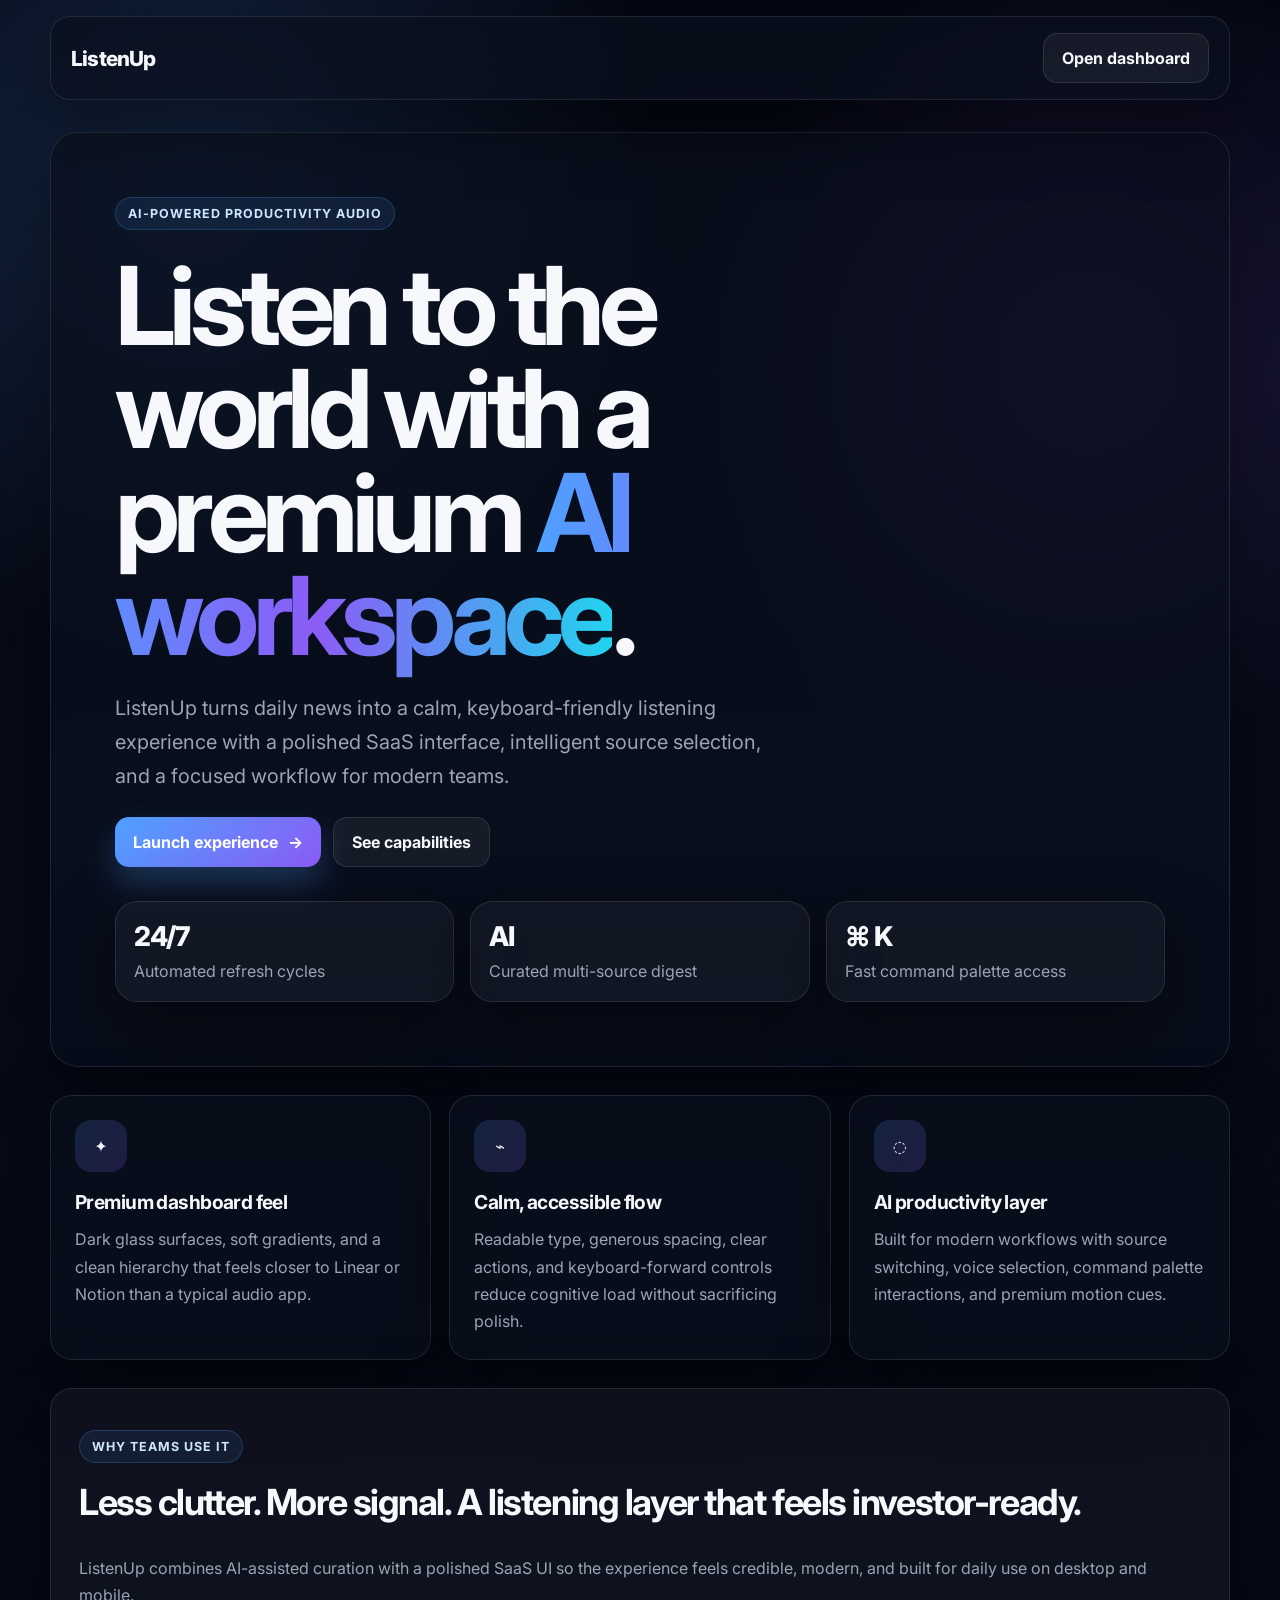
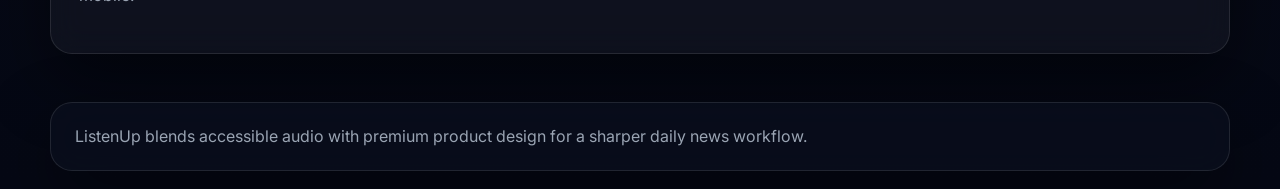
<file: index.html>
<!DOCTYPE html>
<html lang="en">
<head>
    <meta charset="UTF-8">
    <meta name="viewport" content="width=device-width, initial-scale=1.0">
    <title>ListenUp - Premium AI Listening Workspace</title>
    <link rel="stylesheet" href="landing.css">
    <link rel="preconnect" href="https://fonts.googleapis.com">
    <link rel="preconnect" href="https://fonts.gstatic.com" crossorigin>
    <link href="https://fonts.googleapis.com/css2?family=Inter:wght@400;500;600;700;800&display=swap" rel="stylesheet">
</head>
<body>
    <nav>
        <div class="logo">ListenUp</div>
        <a href="app.html" class="nav-cta">Open dashboard</a>
    </nav>

    <main>
        <header class="hero">
            <div class="hero-badge">AI-powered productivity audio</div>
            <h1 class="hero-title">Listen to the world with a premium <span class="text-gradient">AI workspace</span>.</h1>
            <p class="hero-subtitle">ListenUp turns daily news into a calm, keyboard-friendly listening experience with a polished SaaS interface, intelligent source selection, and a focused workflow for modern teams.</p>
            <div class="hero-actions">
                <a href="app.html" class="primary-btn">Launch experience <span class="arrow">→</span></a>
                <a href="#features" class="nav-cta">See capabilities</a>
            </div>

            <div class="hero-metrics" aria-label="Product highlights">
                <div class="metric-card">
                    <span>24/7</span>
                    <p>Automated refresh cycles</p>
                </div>
                <div class="metric-card">
                    <span>AI</span>
                    <p>Curated multi-source digest</p>
                </div>
                <div class="metric-card">
                    <span>⌘ K</span>
                    <p>Fast command palette access</p>
                </div>
            </div>
        </header>

        <section id="features" class="features">
            <article class="feature-card">
                <div class="feature-icon">✦</div>
                <h3>Premium dashboard feel</h3>
                <p>Dark glass surfaces, soft gradients, and a clean hierarchy that feels closer to Linear or Notion than a typical audio app.</p>
            </article>
            <article class="feature-card">
                <div class="feature-icon">⌁</div>
                <h3>Calm, accessible flow</h3>
                <p>Readable type, generous spacing, clear actions, and keyboard-forward controls reduce cognitive load without sacrificing polish.</p>
            </article>
            <article class="feature-card">
                <div class="feature-icon">◌</div>
                <h3>AI productivity layer</h3>
                <p>Built for modern workflows with source switching, voice selection, command palette interactions, and premium motion cues.</p>
            </article>
        </section>

        <section class="showcase-card">
            <div>
                <p class="section-label">Why teams use it</p>
                <h2>Less clutter. More signal. A listening layer that feels investor-ready.</h2>
            </div>
            <p>ListenUp combines AI-assisted curation with a polished SaaS UI so the experience feels credible, modern, and built for daily use on desktop and mobile.</p>
        </section>
    </main>

    <footer>
        <p>ListenUp blends accessible audio with premium product design for a sharper daily news workflow.</p>
    </footer>
</body>
</html>
</file>
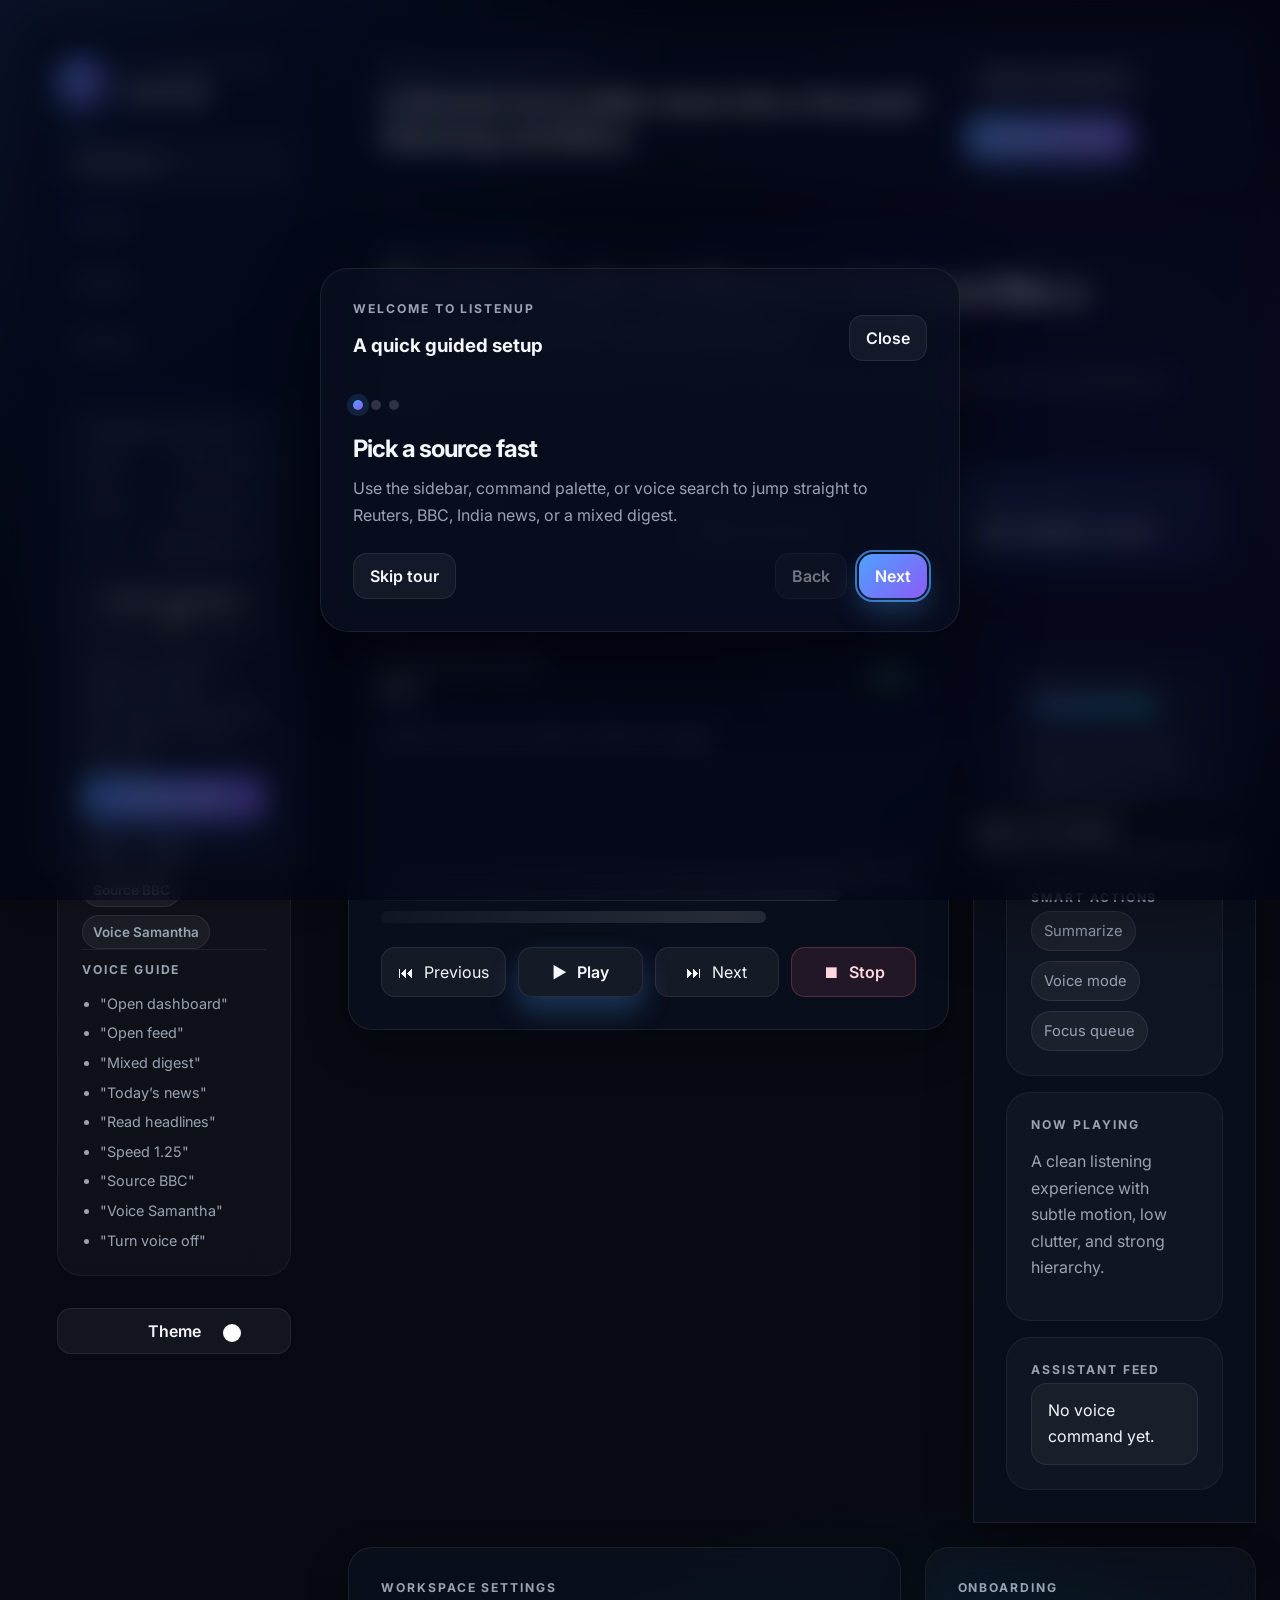
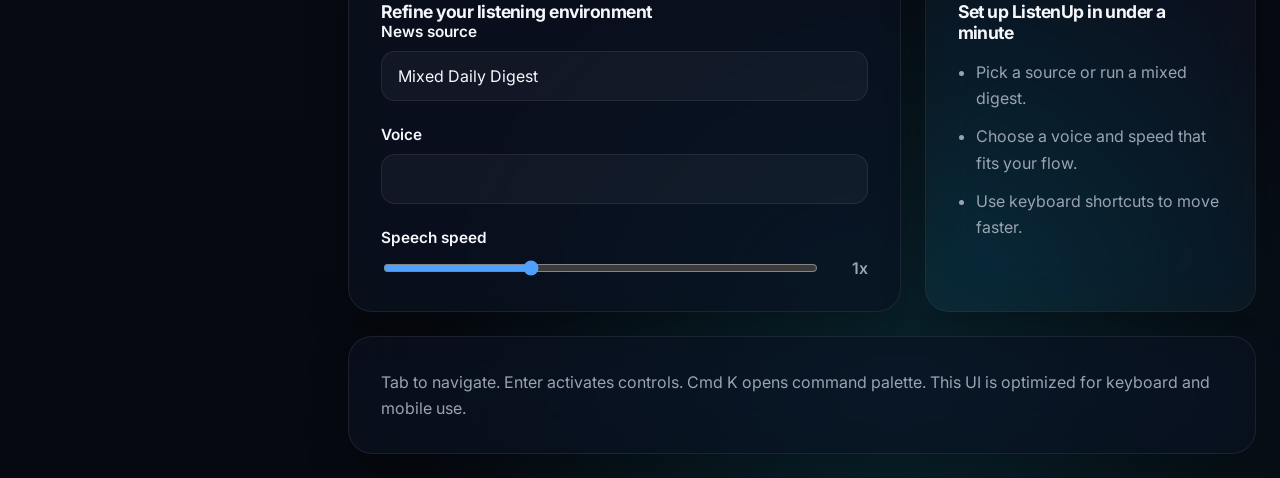
<file: app.html>
<!DOCTYPE html>
<html lang="en">
<head>
    <meta charset="UTF-8">
    <meta name="viewport" content="width=device-width, initial-scale=1.0">
    <title>ListenUp - Premium AI Audio Workspace</title>
    <link rel="stylesheet" href="style.css">
    <link rel="preconnect" href="https://fonts.googleapis.com">
    <link rel="preconnect" href="https://fonts.gstatic.com" crossorigin>
    <link href="https://fonts.googleapis.com/css2?family=Inter:wght@400;500;600;700;800&display=swap" rel="stylesheet">
</head>
<body>
    <div class="app-shell">
        <aside class="sidebar glass-panel" aria-label="Primary">
            <div class="brand-lockup">
                <div class="brand-mark">L</div>
                <div>
                    <p class="eyebrow">AI listening suite</p>
                    <h1>ListenUp</h1>
                </div>
            </div>

            <nav class="sidebar-nav" aria-label="Sections">
                <a href="#dashboard" class="nav-item is-active">Dashboard</a>
                <a href="#player" class="nav-item">AI Feed</a>
                <a href="#insights" class="nav-item">Insights</a>
                <a href="#settings" class="nav-item">Settings</a>
            </nav>

            <div class="sidebar-card">
                <p class="eyebrow">Command shortcuts</p>
                <div class="shortcut-row"><span>Space</span><span>Play / pause</span></div>
                <div class="shortcut-row"><span>Cmd K</span><span>Quick search</span></div>
                <div class="shortcut-row"><span>← / →</span><span>Navigate stories</span></div>
                <div class="voice-control-panel">
                    <button id="voice-command-toggle" class="ghost-btn voice-toggle" type="button">Voice commands off</button>
                    <p id="voice-command-status" class="voice-status">Enable microphone support to speak commands like play, next, source BBC, or voice Samantha.</p>
                </div>
                <div class="voice-quick-actions">
                    <button id="voice-talk-button" class="primary-btn voice-talk-button" type="button">Press to talk</button>
                    <div class="voice-chip-row" aria-label="Voice command examples">
                        <span class="voice-chip">Play</span>
                        <span class="voice-chip">Next</span>
                        <span class="voice-chip">Source BBC</span>
                        <span class="voice-chip">Voice Samantha</span>
                    </div>
                </div>
                <div class="voice-guide-card">
                    <p class="eyebrow">Voice guide</p>
                    <ul class="voice-guide-list" aria-label="Common voice commands">
                        <li>"Open dashboard"</li>
                        <li>"Open feed"</li>
                        <li>"Mixed digest"</li>
                        <li>"Today’s news"</li>
                        <li>"Read headlines"</li>
                        <li>"Speed 1.25"</li>
                        <li>"Source BBC"</li>
                        <li>"Voice Samantha"</li>
                        <li>"Turn voice off"</li>
                    </ul>
                </div>
            </div>

            <button id="theme-toggle" class="ghost-btn sidebar-toggle" type="button" aria-label="Toggle light mode">
                <span>Theme</span>
                <span class="toggle-pill" aria-hidden="true"></span>
            </button>
        </aside>

        <div class="workspace">
            <header class="topbar glass-panel" role="banner">
                <div class="topbar-copy">
                    <p class="eyebrow">Premium AI productivity</p>
                    <h2>ListenUp turns daily news into a focused listening workflow.</h2>
                </div>
                <div class="topbar-actions">
                    <button id="search-trigger" class="ghost-btn" type="button">Search everywhere</button>
                    <button id="command-trigger" class="primary-btn" type="button">Command palette</button>
                </div>
            </header>

            <main id="dashboard" class="dashboard-grid" role="main">
                <section class="hero-panel glass-panel">
                    <div class="hero-copy">
                        <p class="eyebrow">Today at a glance</p>
                        <h3>Premium audio intelligence, designed like a modern SaaS workspace.</h3>
                        <p class="hero-description">Move through mixed daily digests, fine-tune the voice, and keep the experience calm, clear, and keyboard-friendly.</p>
                    </div>

                    <div class="stats-grid" aria-label="Key metrics">
                        <article class="stat-card">
                            <span class="stat-label">Queue depth</span>
                            <strong id="article-progress">Article 0 of 0</strong>
                        </article>
                        <article class="stat-card">
                            <span class="stat-label">Playback</span>
                            <strong id="status-text" aria-live="assertive">Status: Paused</strong>
                        </article>
                        <article class="stat-card accent-card">
                            <span class="stat-label">Refresh cycle</span>
                            <strong id="timer-text" aria-live="polite" aria-atomic="true">Next update in 05:00</strong>
                        </article>
                    </div>
                </section>

                <section id="player" class="player-grid">
                    <article class="glass-panel media-panel">
                        <div class="panel-header">
                            <div>
                                <p class="eyebrow">AI assistant panel</p>
                                <h3 id="article-title" aria-live="polite">Ready to Read</h3>
                            </div>
                            <div class="live-badge">Live</div>
                        </div>
                        <p id="article-content" class="article-body" aria-live="polite">Press play to start your daily digest in a premium, distraction-free interface.</p>
                        <div class="article-skeleton" aria-hidden="true">
                            <span></span>
                            <span></span>
                            <span></span>
                        </div>
                        <div class="media-controls controls-panel" aria-label="Playback controls">
                            <button id="btn-prev" class="control-btn" aria-label="Previous Article" type="button">⏮ <span>Previous</span></button>
                            <button id="btn-play-pause" class="primary-btn control-btn" aria-label="Play News" type="button"><span class="icon" aria-hidden="true" id="play-pause-icon">▶</span> <span id="play-pause-text">Play</span></button>
                            <button id="btn-next" class="control-btn" aria-label="Next Article" type="button">⏭ <span>Next</span></button>
                            <button id="btn-stop" class="danger-btn control-btn" aria-label="Stop Reading" type="button">⏹ <span>Stop</span></button>
                        </div>
                    </article>

                    <aside class="glass-panel insight-stack" id="insights" aria-label="Insights and controls">
                        <section class="mini-card">
                            <p class="eyebrow">Signal quality</p>
                            <div class="meter"><span style="width: 76%"></span></div>
                            <p class="helper-text">High-clarity articles selected from mixed global sources.</p>
                        </section>
                        <section class="mini-card">
                            <p class="eyebrow">Smart actions</p>
                            <div class="tag-row">
                                <span class="tag">Summarize</span>
                                <span class="tag">Voice mode</span>
                                <span class="tag">Focus queue</span>
                            </div>
                        </section>
                        <section class="mini-card">
                            <p class="eyebrow">Now playing</p>
                            <p class="helper-text">A clean listening experience with subtle motion, low clutter, and strong hierarchy.</p>
                        </section>
                        <section class="mini-card assistant-feed">
                            <p class="eyebrow">Assistant feed</p>
                            <div id="voice-transcript" class="voice-transcript" aria-live="polite">No voice command yet.</div>
                            <ul id="voice-command-log" class="voice-command-log" aria-label="Recent voice commands"></ul>
                        </section>
                    </aside>
                </section>

                <section id="settings" class="settings-layout">
                    <article class="glass-panel settings-panel">
                        <div class="panel-header">
                            <div>
                                <p class="eyebrow">Workspace settings</p>
                                <h3>Refine your listening environment</h3>
                            </div>
                        </div>
                        <div class="setting-grid">
                            <div class="setting-group">
                                <label for="source-select">News source</label>
                                <select id="source-select"></select>
                            </div>
                            <div class="setting-group">
                                <label for="voice-select">Voice</label>
                                <select id="voice-select"></select>
                            </div>
                            <div class="setting-group range-group">
                                <label for="rate-range">Speech speed</label>
                                <div class="range-line">
                                    <input type="range" id="rate-range" min="0.5" max="2" value="1" step="0.1" aria-label="Speech Speed">
                                    <span id="rate-value" aria-hidden="true">1x</span>
                                </div>
                            </div>
                        </div>
                    </article>

                    <article class="glass-panel onboarding-card">
                        <p class="eyebrow">Onboarding</p>
                        <h3>Set up ListenUp in under a minute</h3>
                        <ul class="checklist">
                            <li>Pick a source or run a mixed digest.</li>
                            <li>Choose a voice and speed that fits your flow.</li>
                            <li>Use keyboard shortcuts to move faster.</li>
                        </ul>
                    </article>
                </section>
            </main>

            <footer class="footer-bar glass-panel" role="contentinfo">
                <p>Tab to navigate. Enter activates controls. Cmd K opens command palette. This UI is optimized for keyboard and mobile use.</p>
            </footer>
        </div>
    </div>

    <div class="command-palette" id="command-palette" hidden aria-hidden="true" role="dialog" aria-modal="true" aria-labelledby="command-title">
        <div class="command-surface glass-panel">
            <div class="command-header">
                <div>
                    <p class="eyebrow">Quick actions</p>
                    <h3 id="command-title">Command palette</h3>
                </div>
                <button id="command-close" class="ghost-btn" type="button">Close</button>
            </div>
            <label class="sr-only" for="command-input">Search commands</label>
            <input id="command-input" type="text" placeholder="Search news, voices, or actions" autocomplete="off">
            <div class="command-results">
                <button class="command-item" type="button" data-command="play">Play or pause</button>
                <button class="command-item" type="button" data-command="mixed">Load mixed digest</button>
                <button class="command-item" type="button" data-command="source">Focus source picker</button>
                <button class="command-item" type="button" data-command="voice">Focus voice picker</button>
            </div>
        </div>
    </div>

    <div class="onboarding-overlay" id="onboarding-overlay" hidden aria-hidden="true">
        <div class="onboarding-modal glass-panel" role="dialog" aria-modal="true" aria-labelledby="onboarding-title">
            <div class="onboarding-header">
                <div>
                    <p class="eyebrow">Welcome to ListenUp</p>
                    <h3 id="onboarding-title">A quick guided setup</h3>
                </div>
                <button id="onboarding-close" class="ghost-btn" type="button" aria-label="Close onboarding">Close</button>
            </div>

            <div class="onboarding-progress" aria-label="Onboarding steps">
                <span class="onboarding-progress-dot is-active"></span>
                <span class="onboarding-progress-dot"></span>
                <span class="onboarding-progress-dot"></span>
            </div>

            <div class="onboarding-body">
                <h4 id="onboarding-step-title">Pick a source fast</h4>
                <p id="onboarding-step-body">Use the sidebar, command palette, or voice search to jump straight to Reuters, BBC, India news, or a mixed digest.</p>
            </div>

            <div class="onboarding-actions">
                <button id="onboarding-skip" class="ghost-btn" type="button">Skip tour</button>
                <div class="onboarding-nav-actions">
                    <button id="onboarding-back" class="ghost-btn" type="button">Back</button>
                    <button id="onboarding-next" class="primary-btn" type="button">Next</button>
                </div>
            </div>
        </div>
    </div>

    <div class="toast-stack" id="toast-stack" aria-live="polite" aria-atomic="true"></div>

    <script src="app.js"></script>
</body>
</html>
</file>
<file: landing.css>
:root {
    --bg: #050814;
    --panel: rgba(10, 16, 30, 0.72);
    --panel-soft: rgba(255, 255, 255, 0.04);
    --border: rgba(255, 255, 255, 0.1);
    --text: #f6f8fc;
    --muted: #9aa4b3;
    --accent: #4ea1ff;
    --accent-2: #8b5cf6;
    --accent-3: #22d3ee;
    --shadow: 0 26px 70px rgba(0, 0, 0, 0.45);
}

* {
    box-sizing: border-box;
}

body {
    margin: 0;
    min-height: 100vh;
    font-family: 'Inter', system-ui, sans-serif;
    color: var(--text);
    background:
        radial-gradient(circle at 15% 10%, rgba(78, 161, 255, 0.2), transparent 24%),
        radial-gradient(circle at 85% 20%, rgba(139, 92, 246, 0.18), transparent 22%),
        linear-gradient(180deg, #050814 0%, #070b18 45%, #050814 100%);
}

a {
    color: inherit;
    text-decoration: none;
}

nav,
main,
footer {
    width: min(1180px, calc(100% - 32px));
    margin-inline: auto;
}

nav {
    position: sticky;
    top: 16px;
    display: flex;
    justify-content: space-between;
    align-items: center;
    gap: 16px;
    padding: 16px 20px;
    margin-top: 16px;
    background: rgba(10, 16, 30, 0.72);
    border: 1px solid var(--border);
    border-radius: 20px;
    backdrop-filter: blur(18px);
    box-shadow: var(--shadow);
    z-index: 10;
}

.logo {
    font-weight: 800;
    font-size: 1.3rem;
    letter-spacing: -0.04em;
}

.nav-cta,
.primary-btn {
    display: inline-flex;
    align-items: center;
    gap: 10px;
    padding: 14px 18px;
    border-radius: 14px;
    font-weight: 700;
    transition: transform 180ms ease, box-shadow 180ms ease, background-color 180ms ease;
}

.nav-cta {
    background: rgba(255, 255, 255, 0.06);
    border: 1px solid var(--border);
}

.nav-cta:hover,
.primary-btn:hover,
.feature-card:hover {
    transform: translateY(-2px);
}

main {
    display: grid;
    gap: 28px;
    padding: 32px 0 48px;
}

.hero,
.feature-card,
footer {
    background: var(--panel);
    border: 1px solid var(--border);
    backdrop-filter: blur(18px);
    box-shadow: var(--shadow);
}

.hero {
    border-radius: 28px;
    padding: clamp(28px, 5vw, 64px);
    display: grid;
    gap: 24px;
}

.hero-badge,
.section-label {
    display: inline-flex;
    align-items: center;
    width: fit-content;
    padding: 8px 12px;
    border-radius: 999px;
    border: 1px solid rgba(78, 161, 255, 0.22);
    background: rgba(78, 161, 255, 0.1);
    color: #cfe6ff;
    font-size: 0.78rem;
    font-weight: 700;
    letter-spacing: 0.08em;
    text-transform: uppercase;
}

.hero-title {
    margin: 0;
    font-size: clamp(3rem, 10vw, 6.8rem);
    line-height: 0.95;
    letter-spacing: -0.06em;
    max-width: 11ch;
}

.text-gradient {
    background: linear-gradient(90deg, var(--accent), var(--accent-2), var(--accent-3));
    -webkit-background-clip: text;
    background-clip: text;
    color: transparent;
}

.hero-subtitle {
    margin: 0;
    max-width: 680px;
    color: var(--muted);
    font-size: clamp(1.05rem, 2vw, 1.25rem);
    line-height: 1.7;
}

.hero-actions {
    display: flex;
    flex-wrap: wrap;
    gap: 12px;
}

.hero-metrics {
    display: grid;
    grid-template-columns: repeat(3, minmax(0, 1fr));
    gap: 16px;
    margin-top: 10px;
}

.metric-card,
.showcase-card {
    border: 1px solid var(--border);
    background: rgba(255, 255, 255, 0.04);
    backdrop-filter: blur(16px);
    border-radius: 22px;
    box-shadow: var(--shadow);
}

.metric-card {
    padding: 18px;
}

.metric-card span {
    display: block;
    font-size: 1.7rem;
    font-weight: 800;
    letter-spacing: -0.05em;
}

.metric-card p {
    margin: 6px 0 0;
    color: var(--muted);
    line-height: 1.5;
}

.primary-btn {
    color: white;
    background: linear-gradient(135deg, var(--accent), var(--accent-2));
    box-shadow: 0 16px 34px rgba(78, 161, 255, 0.28);
}

.arrow {
    transition: transform 180ms ease;
}

.primary-btn:hover .arrow {
    transform: translateX(4px);
}

.features {
    display: grid;
    grid-template-columns: repeat(3, minmax(0, 1fr));
    gap: 18px;
}

.feature-card {
    border-radius: 22px;
    padding: 24px;
    transition: transform 180ms ease, border-color 180ms ease, background-color 180ms ease;
}

.feature-card:hover {
    border-color: rgba(78, 161, 255, 0.24);
    background: rgba(255, 255, 255, 0.06);
}

.feature-icon {
    width: 52px;
    height: 52px;
    display: grid;
    place-items: center;
    border-radius: 16px;
    background: linear-gradient(135deg, rgba(78, 161, 255, 0.16), rgba(139, 92, 246, 0.18));
    margin-bottom: 18px;
}

.feature-card h3 {
    margin: 0 0 12px;
    font-size: 1.2rem;
    letter-spacing: -0.03em;
}

.feature-card p,
footer p {
    margin: 0;
    color: var(--muted);
    line-height: 1.7;
}

.showcase-card {
    padding: 28px;
    display: grid;
    gap: 16px;
}

.showcase-card h2 {
    margin: 8px 0 0;
    font-size: clamp(1.5rem, 3vw, 2.25rem);
    line-height: 1.1;
    letter-spacing: -0.04em;
}

.showcase-card > p {
    color: var(--muted);
    line-height: 1.7;
}

footer {
    border-radius: 22px;
    padding: 20px 24px;
    margin-bottom: 18px;
}

@media (max-width: 900px) {
    .features {
        grid-template-columns: 1fr;
    }

    .hero-metrics {
        grid-template-columns: 1fr;
    }
}

@media (max-width: 640px) {
    nav {
        position: static;
        width: min(1180px, calc(100% - 24px));
        margin-top: 12px;
        flex-direction: column;
        align-items: stretch;
    }

    .nav-cta,
    .primary-btn {
        justify-content: center;
        width: 100%;
    }

    .hero {
        padding: 24px;
        border-radius: 22px;
    }
}
</file>
<file: style.css>
:root {
    --bg: #070a12;
    --bg-soft: #0b1020;
    --panel: rgba(12, 17, 31, 0.72);
    --panel-strong: rgba(10, 14, 24, 0.92);
    --border: rgba(255, 255, 255, 0.08);
    --border-strong: rgba(255, 255, 255, 0.16);
    --text: #f5f7fb;
    --muted: #9aa3b2;
    --muted-2: #6d7788;
    --accent: #4ea1ff;
    --accent-2: #8b5cf6;
    --accent-3: #22d3ee;
    --success: #34d399;
    --danger: #fb7185;
    --shadow-lg: 0 28px 80px rgba(0, 0, 0, 0.45);
    --shadow-md: 0 18px 42px rgba(0, 0, 0, 0.28);
    --radius-xl: 24px;
    --radius-lg: 20px;
    --radius-md: 16px;
    --radius-sm: 12px;
    --space-1: 8px;
    --space-2: 16px;
    --space-3: 24px;
    --space-4: 32px;
    --space-5: 40px;
    --space-6: 48px;
    --shell-width: 1400px;
}

* {
    box-sizing: border-box;
}

html {
    scroll-behavior: smooth;
}

body {
    margin: 0;
    min-height: 100vh;
    color: var(--text);
    font-family: 'Inter', system-ui, sans-serif;
    background:
        radial-gradient(circle at top left, rgba(78, 161, 255, 0.22), transparent 28%),
        radial-gradient(circle at 85% 20%, rgba(139, 92, 246, 0.18), transparent 24%),
        radial-gradient(circle at 70% 95%, rgba(34, 211, 238, 0.14), transparent 22%),
        linear-gradient(180deg, #05070d 0%, #070a12 44%, #060910 100%);
    overflow-x: hidden;
}

body.light-mode {
    --bg: #f4f7fb;
    --bg-soft: #edf2f7;
    --panel: rgba(255, 255, 255, 0.74);
    --panel-strong: rgba(255, 255, 255, 0.92);
    --border: rgba(15, 23, 42, 0.08);
    --border-strong: rgba(15, 23, 42, 0.16);
    --text: #0f172a;
    --muted: #475569;
    --muted-2: #64748b;
    background:
        radial-gradient(circle at top left, rgba(78, 161, 255, 0.16), transparent 30%),
        radial-gradient(circle at 85% 20%, rgba(139, 92, 246, 0.12), transparent 26%),
        linear-gradient(180deg, #f8fbff 0%, #eef3f8 100%);
}

body.light-mode .glass-panel {
    box-shadow: 0 18px 42px rgba(15, 23, 42, 0.08);
}

a {
    color: inherit;
    text-decoration: none;
}

button,
input,
select {
    font: inherit;
}

.sr-only {
    position: absolute;
    width: 1px;
    height: 1px;
    padding: 0;
    margin: -1px;
    overflow: hidden;
    clip: rect(0, 0, 0, 0);
    white-space: nowrap;
    border: 0;
}

.app-shell {
    display: grid;
    grid-template-columns: 300px minmax(0, 1fr);
    gap: var(--space-3);
    max-width: var(--shell-width);
    margin: 0 auto;
    padding: var(--space-3);
}

.workspace {
    display: grid;
    gap: var(--space-3);
}

.glass-panel {
    background: var(--panel);
    border: 1px solid var(--border);
    backdrop-filter: blur(24px) saturate(180%);
    -webkit-backdrop-filter: blur(24px) saturate(180%);
    box-shadow: var(--shadow-md);
}

.sidebar {
    position: sticky;
    top: var(--space-3);
    height: calc(100vh - var(--space-3) * 2);
    padding: var(--space-4);
    border-radius: var(--radius-xl);
    display: flex;
    flex-direction: column;
    gap: var(--space-4);
}

.brand-lockup {
    display: flex;
    align-items: center;
    gap: var(--space-2);
}

.brand-mark {
    width: 48px;
    height: 48px;
    display: grid;
    place-items: center;
    border-radius: 16px;
    background: linear-gradient(135deg, rgba(78, 161, 255, 0.9), rgba(139, 92, 246, 0.9));
    font-weight: 800;
    box-shadow: 0 16px 30px rgba(78, 161, 255, 0.28);
}

.eyebrow {
    margin: 0 0 6px;
    color: var(--muted);
    font-size: 0.76rem;
    font-weight: 700;
    text-transform: uppercase;
    letter-spacing: 0.16em;
}

.sidebar h1,
.topbar h2,
.hero-panel h3,
.settings-panel h3,
.onboarding-card h3,
.media-panel h3,
.command-surface h3 {
    margin: 0;
    letter-spacing: -0.03em;
}

.sidebar h1 {
    font-size: 1.35rem;
}

.sidebar-nav {
    display: grid;
    gap: 10px;
}

.nav-item {
    padding: 14px 16px;
    border-radius: 14px;
    color: var(--muted);
    border: 1px solid transparent;
    transition: transform 180ms ease, background-color 180ms ease, color 180ms ease, border-color 180ms ease;
}

.nav-item:hover,
.nav-item:focus-visible,
.nav-item.is-active {
    color: var(--text);
    background: rgba(255, 255, 255, 0.06);
    border-color: var(--border);
    transform: translateX(4px);
    outline: none;
}

.sidebar-card,
.mini-card,
.stat-card,
.settings-panel,
.onboarding-card,
.media-panel,
.topbar,
.footer-bar {
    border-radius: var(--radius-xl);
}

.sidebar-card,
.mini-card,
.onboarding-card {
    padding: var(--space-3);
    background: rgba(255, 255, 255, 0.03);
    border: 1px solid rgba(255, 255, 255, 0.05);
}

.shortcut-row {
    display: flex;
    justify-content: space-between;
    gap: var(--space-2);
    color: var(--muted);
    font-size: 0.94rem;
    padding: 10px 0;
    border-bottom: 1px solid rgba(255, 255, 255, 0.05);
}

.shortcut-row:last-child {
    border-bottom: 0;
}

.voice-control-panel {
    display: grid;
    gap: 10px;
    padding-top: 12px;
}

.voice-toggle.is-active {
    background: linear-gradient(135deg, rgba(78, 161, 255, 0.18), rgba(139, 92, 246, 0.16));
    border-color: rgba(78, 161, 255, 0.28);
    color: var(--text);
}

.voice-status {
    margin: 0;
    color: var(--muted);
    font-size: 0.92rem;
    line-height: 1.6;
}

.voice-quick-actions {
    display: grid;
    gap: 12px;
    margin-top: 4px;
}

.voice-talk-button {
    width: 100%;
    justify-content: center;
    background: linear-gradient(135deg, rgba(78, 161, 255, 0.96), rgba(139, 92, 246, 0.96));
    box-shadow: 0 16px 34px rgba(78, 161, 255, 0.26);
}

.voice-talk-button.is-recording {
    background: linear-gradient(135deg, rgba(251, 113, 133, 0.98), rgba(239, 68, 68, 0.98));
    box-shadow: 0 16px 34px rgba(251, 113, 133, 0.26);
}

.voice-chip-row {
    display: flex;
    flex-wrap: wrap;
    gap: 8px;
}

.voice-guide-card {
    display: grid;
    gap: 10px;
    padding-top: 12px;
    border-top: 1px solid rgba(255, 255, 255, 0.06);
}

.voice-guide-list {
    margin: 0;
    padding-left: 18px;
    display: grid;
    gap: 8px;
    color: var(--muted);
    font-size: 0.9rem;
    line-height: 1.5;
}

.voice-guide-card {
    display: grid;
    gap: 10px;
    padding-top: 12px;
    border-top: 1px solid rgba(255, 255, 255, 0.06);
}

.voice-guide-list {
    margin: 0;
    padding-left: 18px;
    display: grid;
    gap: 8px;
    color: var(--muted);
    font-size: 0.9rem;
    line-height: 1.5;
}

.voice-chip {
    padding: 8px 10px;
    border-radius: 999px;
    background: rgba(255, 255, 255, 0.05);
    border: 1px solid var(--border);
    color: var(--muted);
    font-size: 0.84rem;
    font-weight: 600;
}

.ghost-btn,
.primary-btn,
.danger-btn,
.control-btn,
.command-item,
.sidebar-toggle {
    border: 0;
    cursor: pointer;
    transition: transform 180ms ease, box-shadow 180ms ease, background-color 180ms ease, border-color 180ms ease, opacity 180ms ease;
}

.ghost-btn:hover,
.primary-btn:hover,
.danger-btn:hover,
.control-btn:hover,
.command-item:hover,
.sidebar-toggle:hover {
    transform: translateY(-1px);
}

.ghost-btn:focus-visible,
.primary-btn:focus-visible,
.danger-btn:focus-visible,
.control-btn:focus-visible,
.command-item:focus-visible,
.sidebar-toggle:focus-visible,
input:focus-visible,
select:focus-visible {
    outline: 2px solid rgba(78, 161, 255, 0.7);
    outline-offset: 2px;
}

.sidebar-toggle {
    margin-top: auto;
    width: 100%;
    justify-content: space-between;
}

.toggle-pill {
    width: 44px;
    height: 24px;
    border-radius: 999px;
    position: relative;
    background: linear-gradient(135deg, rgba(78, 161, 255, 0.8), rgba(139, 92, 246, 0.8));
}

.toggle-pill::after {
    content: '';
    position: absolute;
    top: 3px;
    left: 22px;
    width: 18px;
    height: 18px;
    border-radius: 50%;
    background: white;
}

.topbar {
    display: flex;
    justify-content: space-between;
    gap: var(--space-3);
    align-items: center;
    padding: var(--space-4);
}

.topbar-copy h2 {
    font-size: clamp(1.35rem, 2.4vw, 2rem);
    line-height: 1.15;
    max-width: 780px;
}

.topbar-actions {
    display: flex;
    gap: 12px;
    flex-wrap: wrap;
}

.primary-btn,
.danger-btn,
.ghost-btn,
.control-btn,
.command-item,
input,
select {
    border-radius: 14px;
}

.primary-btn,
.danger-btn,
.ghost-btn {
    padding: 12px 16px;
    font-weight: 600;
}

.primary-btn {
    color: white;
    background: linear-gradient(135deg, var(--accent), var(--accent-2));
    box-shadow: 0 14px 28px rgba(78, 161, 255, 0.26);
}

.ghost-btn {
    color: var(--text);
    background: rgba(255, 255, 255, 0.05);
    border: 1px solid var(--border);
}

.dashboard-grid {
    display: grid;
    gap: var(--space-3);
}

.hero-panel {
    padding: var(--space-4);
    display: grid;
    gap: var(--space-4);
}

.hero-panel h3 {
    font-size: clamp(1.6rem, 3vw, 2.6rem);
    line-height: 1.06;
    max-width: 780px;
}

.hero-description,
.helper-text,
.article-body,
.footer-bar p,
.onboarding-card li {
    color: var(--muted);
    line-height: 1.65;
}

.stats-grid {
    display: grid;
    grid-template-columns: repeat(3, minmax(0, 1fr));
    gap: var(--space-2);
}

.stat-card {
    padding: var(--space-3);
    background: rgba(255, 255, 255, 0.04);
    border: 1px solid var(--border);
    display: grid;
    gap: 10px;
}

.stat-label {
    color: var(--muted-2);
    font-size: 0.92rem;
}

.stat-card strong,
.media-panel h3,
.settings-panel h3,
.onboarding-card h3,
.command-surface h3 {
    font-size: 1.1rem;
}

.accent-card {
    background: linear-gradient(135deg, rgba(78, 161, 255, 0.16), rgba(139, 92, 246, 0.12));
    border-color: rgba(78, 161, 255, 0.22);
}

.player-grid {
    display: grid;
    grid-template-columns: minmax(0, 1.7fr) minmax(280px, 0.8fr);
    gap: var(--space-3);
    align-items: start;
}

.media-panel,
.settings-panel,
.onboarding-card,
.insight-stack {
    padding: var(--space-4);
}

.media-panel {
    display: grid;
    gap: var(--space-3);
}

.panel-header {
    display: flex;
    justify-content: space-between;
    gap: var(--space-3);
    align-items: flex-start;
}

.live-badge {
    padding: 10px 12px;
    border-radius: 999px;
    background: rgba(52, 211, 153, 0.12);
    color: #8ff2bf;
    border: 1px solid rgba(52, 211, 153, 0.2);
    font-size: 0.85rem;
    font-weight: 600;
}

.article-body {
    margin: 0;
    font-size: 1.03rem;
    min-height: 120px;
}

.article-skeleton {
    display: grid;
    gap: 10px;
}

.article-skeleton span {
    height: 12px;
    border-radius: 999px;
    background: linear-gradient(90deg, rgba(255, 255, 255, 0.03), rgba(255, 255, 255, 0.12), rgba(255, 255, 255, 0.03));
    background-size: 180% 100%;
    animation: shimmer 1.8s infinite;
}

.article-skeleton span:nth-child(2) {
    width: 86%;
}

.article-skeleton span:nth-child(3) {
    width: 72%;
}

.controls-panel {
    display: grid;
    grid-template-columns: repeat(4, minmax(0, 1fr));
    gap: 12px;
}

.control-btn {
    padding: 14px 16px;
    color: var(--text);
    background: rgba(255, 255, 255, 0.05);
    border: 1px solid var(--border);
    display: inline-flex;
    align-items: center;
    justify-content: center;
    gap: 10px;
    min-height: 48px;
}

.danger-btn {
    color: #ffd6de;
    background: rgba(251, 113, 133, 0.1);
    border: 1px solid rgba(251, 113, 133, 0.24);
}

.insight-stack {
    display: grid;
    gap: var(--space-2);
}

.assistant-feed {
    gap: 12px;
}

.voice-transcript {
    padding: 14px 16px;
    border-radius: 16px;
    border: 1px solid var(--border);
    background: rgba(255, 255, 255, 0.04);
    color: var(--text);
    line-height: 1.6;
}

.voice-command-log {
    list-style: none;
    margin: 0;
    padding: 0;
    display: grid;
    gap: 10px;
}

.voice-command-log li {
    padding: 10px 12px;
    border-radius: 14px;
    background: rgba(255, 255, 255, 0.03);
    border: 1px solid rgba(255, 255, 255, 0.06);
    color: var(--muted);
    font-size: 0.92rem;
}

.onboarding-overlay {
    position: fixed;
    inset: 0;
    display: grid;
    place-items: center;
    padding: var(--space-3);
    background: rgba(2, 6, 23, 0.64);
    backdrop-filter: blur(14px);
    z-index: 50;
}

.onboarding-modal {
    width: min(640px, 100%);
    padding: var(--space-4);
    border-radius: 28px;
    display: grid;
    gap: var(--space-3);
    box-shadow: var(--shadow-lg);
}

.onboarding-header,
.onboarding-actions,
.onboarding-nav-actions {
    display: flex;
    align-items: center;
    gap: 12px;
}

.onboarding-header,
.onboarding-actions {
    justify-content: space-between;
}

.onboarding-progress {
    display: flex;
    gap: 8px;
}

.onboarding-progress-dot {
    width: 10px;
    height: 10px;
    border-radius: 999px;
    background: rgba(255, 255, 255, 0.16);
}

.onboarding-progress-dot.is-active {
    background: linear-gradient(135deg, var(--accent), var(--accent-2));
    box-shadow: 0 0 0 6px rgba(78, 161, 255, 0.14);
}

.onboarding-body {
    display: grid;
    gap: 12px;
}

.onboarding-body h4 {
    margin: 0;
    font-size: 1.5rem;
    letter-spacing: -0.04em;
}

.onboarding-body p {
    margin: 0;
    color: var(--muted);
    line-height: 1.7;
}

.onboarding-nav-actions {
    margin-left: auto;
}

.onboarding-actions button:disabled {
    opacity: 0.45;
    cursor: not-allowed;
    transform: none;
}

.onboarding-overlay[hidden],
.command-palette[hidden] {
    display: none;
}

.meter {
    width: 100%;
    height: 10px;
    border-radius: 999px;
    background: rgba(255, 255, 255, 0.06);
    overflow: hidden;
}

.meter span {
    display: block;
    height: 100%;
    border-radius: inherit;
    background: linear-gradient(90deg, var(--accent), var(--accent-3));
    box-shadow: 0 0 20px rgba(34, 211, 238, 0.36);
}

.tag-row {
    display: flex;
    flex-wrap: wrap;
    gap: 10px;
}

.tag {
    padding: 10px 12px;
    border-radius: 999px;
    background: rgba(255, 255, 255, 0.05);
    border: 1px solid var(--border);
    color: var(--muted);
    font-size: 0.92rem;
}

.settings-layout {
    display: grid;
    grid-template-columns: minmax(0, 1.25fr) minmax(280px, 0.75fr);
    gap: var(--space-3);
}

.setting-grid {
    display: grid;
    gap: var(--space-3);
}

.setting-group {
    display: grid;
    gap: 10px;
}

label {
    color: var(--text);
    font-size: 0.96rem;
    font-weight: 600;
}

select,
input[type="text"],
input[type="range"] {
    width: 100%;
    color: var(--text);
    background: rgba(255, 255, 255, 0.04);
    border: 1px solid var(--border);
    padding: 14px 16px;
}

select {
    appearance: none;
}

select option {
    color: #0f172a;
}

.range-line {
    display: grid;
    grid-template-columns: minmax(0, 1fr) auto;
    gap: 12px;
    align-items: center;
}

input[type="range"] {
    padding: 0;
    accent-color: var(--accent);
}

#rate-value {
    min-width: 40px;
    text-align: right;
    color: var(--muted);
    font-weight: 600;
}

.checklist {
    margin: var(--space-2) 0 0;
    padding: 0 0 0 18px;
    display: grid;
    gap: 12px;
}

.footer-bar {
    padding: 16px var(--space-4);
}

.command-palette {
    position: fixed;
    inset: 0;
    display: grid;
    place-items: start center;
    padding: 12vh var(--space-3) var(--space-3);
    background: rgba(2, 6, 23, 0.6);
    backdrop-filter: blur(12px);
    z-index: 30;
}

.command-surface {
    width: min(720px, 100%);
    padding: var(--space-3);
    border-radius: 28px;
    display: grid;
    gap: var(--space-3);
}

.command-surface.is-open {
    animation: dialogIn 180ms ease;
}

.command-header {
    display: flex;
    justify-content: space-between;
    gap: var(--space-3);
    align-items: flex-start;
}

.command-results {
    display: grid;
    gap: 10px;
}

.command-item {
    width: 100%;
    text-align: left;
    padding: 14px 16px;
    color: var(--text);
    background: rgba(255, 255, 255, 0.04);
    border: 1px solid var(--border);
}

.toast-stack {
    position: fixed;
    right: var(--space-3);
    bottom: var(--space-3);
    display: grid;
    gap: 10px;
    z-index: 40;
}

.toast {
    padding: 14px 16px;
    max-width: 320px;
    border-radius: 16px;
    background: rgba(8, 12, 22, 0.92);
    border: 1px solid var(--border);
    color: var(--text);
    box-shadow: var(--shadow-lg);
    animation: toastIn 220ms ease;
}

.toast small {
    display: block;
    margin-top: 6px;
    color: var(--muted);
}

.is-loading .article-body,
.is-loading .media-controls,
.is-loading .stat-card,
.is-loading .hero-description {
    opacity: 0.65;
}

.is-loading .article-skeleton {
    display: grid;
}

@keyframes shimmer {
    0% { background-position: 180% 0; }
    100% { background-position: -20% 0; }
}

@keyframes toastIn {
    from { opacity: 0; transform: translateY(12px); }
    to { opacity: 1; transform: translateY(0); }
}

@keyframes dialogIn {
    from { opacity: 0; transform: translateY(16px) scale(0.98); }
    to { opacity: 1; transform: translateY(0) scale(1); }
}

@media (max-width: 1100px) {
    .app-shell {
        grid-template-columns: 1fr;
    }

    .sidebar {
        position: relative;
        height: auto;
    }

    .settings-layout,
    .player-grid {
        grid-template-columns: 1fr;
    }
}

@media (max-width: 760px) {
    .app-shell {
        padding: 12px;
        gap: 12px;
    }

    .topbar,
    .hero-panel,
    .media-panel,
    .settings-panel,
    .onboarding-card,
    .sidebar {
        padding: 18px;
        border-radius: 20px;
    }

    .topbar {
        flex-direction: column;
        align-items: stretch;
    }

    .topbar-actions,
    .stats-grid {
        grid-template-columns: 1fr;
    }

    .controls-panel {
        grid-template-columns: 1fr 1fr;
    }

    .panel-header,
    .command-header {
        flex-direction: column;
    }

    .toast-stack {
        left: 12px;
        right: 12px;
        bottom: 12px;
    }
}

@media (prefers-reduced-motion: reduce) {
    *, *::before, *::after {
        animation-duration: 0.01ms !important;
        animation-iteration-count: 1 !important;
        transition-duration: 0.01ms !important;
        scroll-behavior: auto !important;
    }
}
</file>
